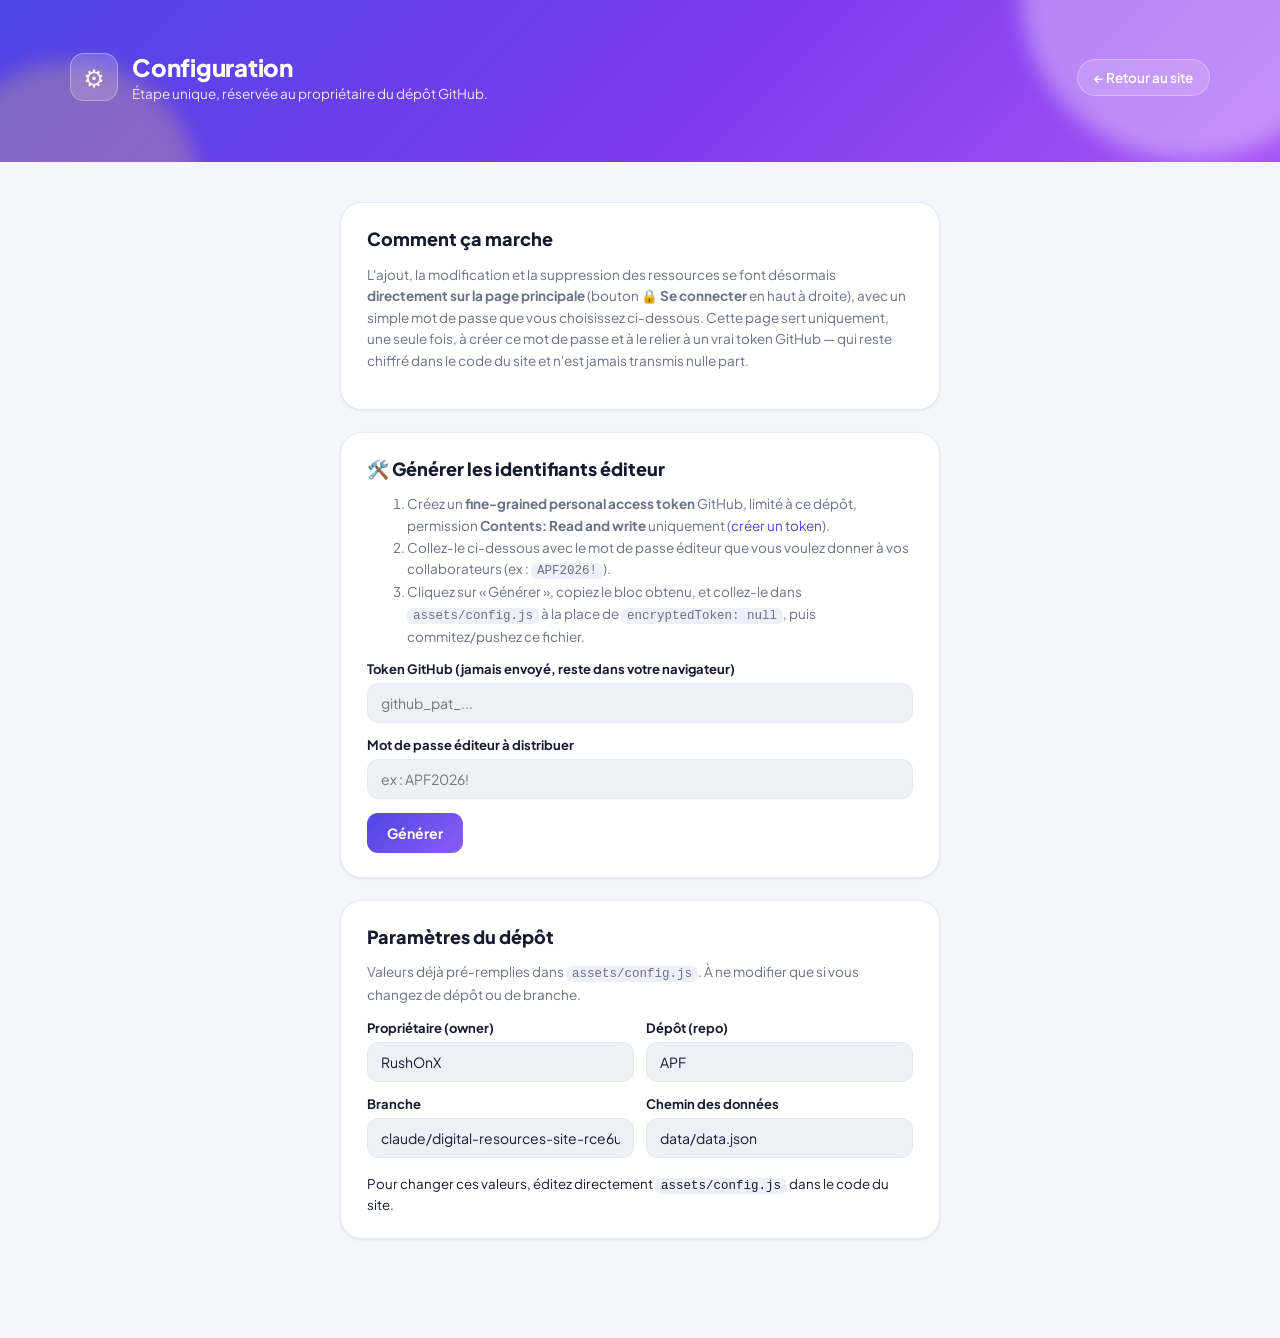
<file: admin.html>
<!DOCTYPE html>
<html lang="fr">
<head>
  <meta charset="UTF-8" />
  <meta name="viewport" content="width=device-width, initial-scale=1.0" />
  <title>Configuration - Ressources numériques</title>
  <link rel="icon" href="data:image/svg+xml,<svg xmlns=%22http://www.w3.org/2000/svg%22 viewBox=%220 0 100 100%22><text y=%22.9em%22 font-size=%2290%22>⚙️</text></svg>" />
  <link rel="stylesheet" href="assets/style.css" />
</head>
<body>
  <header class="site-header">
    <div class="header-inner">
      <div class="header-top">
        <div class="brand">
          <span class="logo">⚙️</span>
          <div>
            <h1>Configuration</h1>
            <p>Étape unique, réservée au propriétaire du dépôt GitHub.</p>
          </div>
        </div>
        <div class="header-actions">
          <a class="icon-btn" href="index.html">← Retour au site</a>
        </div>
      </div>
    </div>
  </header>

  <main class="admin-wrap">
    <div class="panel">
      <h2>Comment ça marche</h2>
      <p>
        L'ajout, la modification et la suppression des ressources se font désormais <strong>directement sur la page principale</strong>
        (bouton <strong>🔒 Se connecter</strong> en haut à droite), avec un simple mot de passe que vous choisissez ci-dessous.
        Cette page sert uniquement, une seule fois, à créer ce mot de passe et à le relier à un vrai token GitHub — qui reste
        chiffré dans le code du site et n'est jamais transmis nulle part.
      </p>
    </div>

    <div class="panel">
      <h2>🛠️ Générer les identifiants éditeur</h2>
      <ol>
        <li>Créez un <strong>fine-grained personal access token</strong> GitHub, limité à ce dépôt, permission <strong>Contents: Read and write</strong> uniquement (<a href="https://github.com/settings/personal-access-tokens/new" target="_blank" rel="noopener noreferrer">créer un token</a>).</li>
        <li>Collez-le ci-dessous avec le mot de passe éditeur que vous voulez donner à vos collaborateurs (ex : <code>APF2026!</code>).</li>
        <li>Cliquez sur « Générer », copiez le bloc obtenu, et collez-le dans <code>assets/config.js</code> à la place de <code>encryptedToken: null</code>, puis commitez/pushez ce fichier.</li>
      </ol>
      <div class="field">
        <label>Token GitHub (jamais envoyé, reste dans votre navigateur)</label>
        <input id="setupToken" type="password" placeholder="github_pat_..." autocomplete="off" />
      </div>
      <div class="field">
        <label>Mot de passe éditeur à distribuer</label>
        <input id="setupPassword" type="text" placeholder="ex : APF2026!" autocomplete="off" />
      </div>
      <button class="btn btn-primary" type="button" id="generateBtn">Générer</button>
      <div class="status-msg" id="setupStatus"></div>
      <div class="field" id="setupOutputWrap" style="display:none;margin-top:14px;">
        <label>Bloc à coller dans assets/config.js (remplace <code>encryptedToken: null</code>)</label>
        <textarea id="setupOutput" rows="6" readonly onclick="this.select()"></textarea>
        <button class="btn btn-secondary" type="button" id="copyOutputBtn" style="margin-top:8px;">📋 Copier</button>
      </div>
    </div>

    <div class="panel">
      <h2>Paramètres du dépôt</h2>
      <p>Valeurs déjà pré-remplies dans <code>assets/config.js</code>. À ne modifier que si vous changez de dépôt ou de branche.</p>
      <div class="row">
        <div class="field"><label>Propriétaire (owner)</label><input id="cfgOwner" type="text" disabled /></div>
        <div class="field"><label>Dépôt (repo)</label><input id="cfgRepo" type="text" disabled /></div>
      </div>
      <div class="row">
        <div class="field"><label>Branche</label><input id="cfgBranch" type="text" disabled /></div>
        <div class="field"><label>Chemin des données</label><input id="cfgPath" type="text" disabled /></div>
      </div>
      <small>Pour changer ces valeurs, éditez directement <code>assets/config.js</code> dans le code du site.</small>
    </div>
  </main>

  <script src="assets/config.js"></script>
  <script src="assets/crypto.js"></script>
  <script>
    (function () {
      var cfg = window.APF_CONFIG || {};
      document.getElementById("cfgOwner").value = cfg.owner || "";
      document.getElementById("cfgRepo").value = cfg.repo || "";
      document.getElementById("cfgBranch").value = cfg.branch || "";
      document.getElementById("cfgPath").value = cfg.dataPath || "";

      function setStatus(el, type, msg) {
        el.className = "status-msg show " + type;
        el.textContent = msg;
      }

      document.getElementById("generateBtn").addEventListener("click", function () {
        var token = document.getElementById("setupToken").value.trim();
        var password = document.getElementById("setupPassword").value.trim();
        var el = document.getElementById("setupStatus");
        if (!token || !password) { setStatus(el, "err", "Renseignez le token et le mot de passe."); return; }
        setStatus(el, "info", "Chiffrement en cours…");
        window.APF_CRYPTO.encrypt(token, password).then(function (blob) {
          var snippet =
            "encryptedToken: {\n" +
            '    salt: "' + blob.salt + '",\n' +
            '    iv: "' + blob.iv + '",\n' +
            '    cipher: "' + blob.cipher + '",\n' +
            "  },";
          document.getElementById("setupOutput").value = snippet;
          document.getElementById("setupOutputWrap").style.display = "block";
          el.className = "status-msg";
        }).catch(function (err) {
          setStatus(el, "err", "Erreur de chiffrement : " + err.message);
        });
      });

      document.getElementById("copyOutputBtn").addEventListener("click", function () {
        var text = document.getElementById("setupOutput").value;
        if (!text) return;
        navigator.clipboard.writeText(text).then(function () {
          setStatus(document.getElementById("setupStatus"), "ok", "Copié ! Collez ce bloc dans assets/config.js puis commitez/pushez.");
        }).catch(function () {
          document.getElementById("setupOutput").select();
        });
      });
    })();
  </script>
</body>
</html>
</file>
<file: assets/style.css>
@import url('https://fonts.googleapis.com/css2?family=Plus+Jakarta+Sans:wght@400;500;600;700;800&display=swap');

:root {
  --font: 'Plus Jakarta Sans', system-ui, -apple-system, 'Segoe UI', Roboto, sans-serif;

  --bg: #f5f6fb;
  --bg-elevated: #ffffff;
  --bg-sunken: #eef0f8;
  --text: #161a2e;
  --text-muted: #6a7086;
  --border: #e7e9f2;

  --primary: #4f46e5;
  --primary-2: #8b5cf6;
  --primary-soft: #edecfd;
  --primary-text-on: #ffffff;
  --danger: #ef4444;
  --danger-soft: #fdeceb;
  --success: #16a34a;
  --success-soft: #e7f8ee;

  --radius-lg: 22px;
  --radius-md: 16px;
  --radius-sm: 11px;

  --shadow-sm: 0 1px 2px rgba(22, 26, 46, 0.05), 0 1px 4px rgba(22, 26, 46, 0.04);
  --shadow-md: 0 10px 30px rgba(22, 26, 46, 0.08);
  --shadow-lg: 0 24px 60px rgba(22, 26, 46, 0.18);

  color-scheme: light;
}

@media (prefers-color-scheme: dark) {
  :root {
    --bg: #0e1017;
    --bg-elevated: #171a26;
    --bg-sunken: #12141e;
    --text: #eef0fa;
    --text-muted: #9199b5;
    --border: #262a3c;
    --primary-soft: #211f3f;
    --danger-soft: #331b1e;
    --success-soft: #12281c;
    --shadow-md: 0 10px 30px rgba(0, 0, 0, 0.35);
    --shadow-lg: 0 24px 60px rgba(0, 0, 0, 0.5);
    color-scheme: dark;
  }
}

* { box-sizing: border-box; }

html, body {
  margin: 0;
  padding: 0;
  background: var(--bg);
  color: var(--text);
  font-family: var(--font);
  -webkit-font-smoothing: antialiased;
}

a { color: var(--primary); text-decoration: none; }

::selection { background: var(--primary-soft); color: var(--primary); }

/* ---------------- Header / hero ---------------- */

header.site-header {
  position: relative;
  overflow: hidden;
  background: linear-gradient(135deg, #4f46e5 0%, #7c3aed 55%, #a855f7 100%);
  color: #fff;
  padding: 52px 20px 60px;
}

header.site-header::before,
header.site-header::after {
  content: "";
  position: absolute;
  border-radius: 50%;
  filter: blur(10px);
  opacity: 0.35;
  pointer-events: none;
}

header.site-header::before {
  width: 340px;
  height: 340px;
  background: #fff;
  top: -180px;
  right: -80px;
}

header.site-header::after {
  width: 260px;
  height: 260px;
  background: #ffd166;
  bottom: -160px;
  left: -60px;
  opacity: 0.25;
}

.header-inner {
  position: relative;
  max-width: 1140px;
  margin: 0 auto;
  display: flex;
  flex-direction: column;
  gap: 22px;
}

.header-top {
  display: flex;
  align-items: center;
  justify-content: space-between;
  gap: 16px;
  flex-wrap: wrap;
}

.brand { display: flex; align-items: center; gap: 14px; }

.brand .logo {
  width: 48px;
  height: 48px;
  display: flex;
  align-items: center;
  justify-content: center;
  font-size: 24px;
  background: rgba(255, 255, 255, 0.18);
  border: 1px solid rgba(255, 255, 255, 0.35);
  border-radius: 14px;
  backdrop-filter: blur(6px);
  flex-shrink: 0;
}

.brand h1 { margin: 0; font-size: 24px; font-weight: 800; letter-spacing: -0.01em; }
.brand p { margin: 3px 0 0; font-size: 13.5px; opacity: 0.88; }

.header-actions { display: flex; align-items: center; gap: 8px; }

.icon-btn {
  display: inline-flex;
  align-items: center;
  gap: 7px;
  background: rgba(255, 255, 255, 0.14);
  border: 1px solid rgba(255, 255, 255, 0.32);
  color: #fff;
  padding: 9px 16px;
  border-radius: 999px;
  font-size: 13.5px;
  font-weight: 600;
  font-family: var(--font);
  cursor: pointer;
  transition: background 0.15s ease, transform 0.15s ease;
}
.icon-btn:hover { background: rgba(255, 255, 255, 0.26); transform: translateY(-1px); }
.icon-btn.unlocked { background: rgba(22, 163, 74, 0.35); border-color: rgba(22, 163, 74, 0.55); }

.search-bar {
  display: flex;
  align-items: center;
  gap: 10px;
  background: var(--bg-elevated);
  border-radius: 999px;
  padding: 13px 20px;
  box-shadow: var(--shadow-lg);
  max-width: 640px;
}

.search-bar svg { flex-shrink: 0; opacity: 0.45; color: var(--text); }

.search-bar input {
  border: none;
  outline: none;
  flex: 1;
  font-size: 15px;
  font-family: var(--font);
  color: var(--text);
  background: transparent;
}
.search-bar input::placeholder { color: var(--text-muted); }

/* ---------------- Main ---------------- */

main {
  max-width: 1140px;
  margin: 0 auto;
  padding: 30px 20px 80px;
}

.category-filters {
  display: flex;
  flex-wrap: wrap;
  gap: 9px;
  margin-bottom: 30px;
}

.chip {
  display: inline-flex;
  align-items: center;
  gap: 6px;
  border: 1px solid var(--border);
  background: var(--bg-elevated);
  color: var(--text-muted);
  padding: 8px 15px;
  border-radius: 999px;
  font-size: 13.5px;
  font-family: var(--font);
  font-weight: 600;
  cursor: pointer;
  transition: all 0.15s ease;
}

.chip:hover { border-color: var(--primary); color: var(--primary); transform: translateY(-1px); }

.chip.active {
  background: linear-gradient(135deg, var(--primary), var(--primary-2));
  border-color: transparent;
  color: #fff;
  box-shadow: var(--shadow-sm);
}

.chip.add-chip {
  border-style: dashed;
  color: var(--primary);
}

.category-section {
  margin-bottom: 44px;
  animation: fadeIn 0.35s ease both;
}

@keyframes fadeIn {
  from { opacity: 0; transform: translateY(6px); }
  to { opacity: 1; transform: none; }
}

.category-title {
  display: flex;
  align-items: center;
  gap: 12px;
  margin: 0 0 16px;
  font-size: 20px;
  font-weight: 800;
  letter-spacing: -0.01em;
}

.category-title .cat-icon {
  width: 34px;
  height: 34px;
  display: flex;
  align-items: center;
  justify-content: center;
  border-radius: 10px;
  font-size: 17px;
  flex-shrink: 0;
}

.category-title .count {
  font-size: 12px;
  font-weight: 700;
  color: var(--text-muted);
  background: var(--bg-sunken);
  padding: 3px 10px;
  border-radius: 999px;
}

.category-title .cat-actions {
  display: none;
  gap: 4px;
  margin-left: auto;
}
.edit-mode .category-title .cat-actions { display: flex; }

.icon-mini {
  border: none;
  background: var(--bg-sunken);
  color: var(--text-muted);
  width: 30px;
  height: 30px;
  border-radius: 9px;
  cursor: pointer;
  font-size: 13px;
  display: inline-flex;
  align-items: center;
  justify-content: center;
  transition: background 0.15s ease, color 0.15s ease;
}
.icon-mini:hover { background: var(--primary-soft); color: var(--primary); }
.icon-mini.danger:hover { background: var(--danger-soft); color: var(--danger); }

.resource-grid {
  display: grid;
  grid-template-columns: repeat(auto-fill, minmax(260px, 1fr));
  gap: 18px;
}

.resource-card {
  position: relative;
  background: var(--bg-elevated);
  border: 1px solid var(--border);
  border-radius: var(--radius-md);
  overflow: hidden;
  display: flex;
  flex-direction: column;
  box-shadow: var(--shadow-sm);
  transition: transform 0.18s ease, box-shadow 0.18s ease;
}

.resource-card:hover { transform: translateY(-4px); box-shadow: var(--shadow-md); }

.resource-preview {
  height: 136px;
  background: linear-gradient(135deg, var(--primary-soft), var(--bg-sunken));
  display: flex;
  align-items: center;
  justify-content: center;
  overflow: hidden;
  position: relative;
}

.resource-preview img.og-image {
  width: 100%;
  height: 100%;
  object-fit: cover;
}

.resource-preview .fallback-icon {
  width: 54px;
  height: 54px;
  border-radius: 14px;
  background: var(--bg-elevated);
  display: flex;
  align-items: center;
  justify-content: center;
  box-shadow: var(--shadow-sm);
  font-size: 22px;
}

.resource-preview .fallback-icon img { width: 28px; height: 28px; }

.download-badge {
  position: absolute;
  bottom: 8px;
  right: 8px;
  background: rgba(20, 22, 40, 0.72);
  color: #fff;
  font-size: 11px;
  font-weight: 700;
  padding: 4px 9px;
  border-radius: 999px;
  backdrop-filter: blur(2px);
}

.resource-body {
  padding: 15px 17px 17px;
  display: flex;
  flex-direction: column;
  gap: 6px;
  flex: 1;
}

.resource-body .domain {
  font-size: 11px;
  text-transform: uppercase;
  letter-spacing: 0.05em;
  color: var(--primary);
  font-weight: 700;
}

.resource-body h3 {
  margin: 0;
  font-size: 15.5px;
  font-weight: 700;
  line-height: 1.32;
  color: var(--text);
}

.resource-body p {
  margin: 0;
  font-size: 13px;
  color: var(--text-muted);
  line-height: 1.45;
  display: -webkit-box;
  -webkit-line-clamp: 3;
  -webkit-box-orient: vertical;
  overflow: hidden;
}

.resource-card.no-link { opacity: 0.7; }

.missing-link-badge {
  display: inline-block;
  margin-top: 2px;
  font-size: 10.5px;
  font-weight: 700;
  color: var(--danger);
  background: var(--danger-soft);
  padding: 3px 9px;
  border-radius: 999px;
  width: fit-content;
}

.card-edit-actions {
  position: absolute;
  top: 10px;
  right: 10px;
  display: none;
  gap: 6px;
  z-index: 2;
}
.edit-mode .card-edit-actions { display: flex; }

.card-edit-actions button {
  border: none;
  width: 30px;
  height: 30px;
  border-radius: 9px;
  background: rgba(255, 255, 255, 0.92);
  color: var(--text);
  cursor: pointer;
  font-size: 13px;
  box-shadow: var(--shadow-sm);
  display: inline-flex;
  align-items: center;
  justify-content: center;
}
.card-edit-actions button:hover { background: #fff; }
.card-edit-actions button.danger:hover { color: var(--danger); }

.add-tile {
  display: none;
  flex-direction: column;
  align-items: center;
  justify-content: center;
  gap: 8px;
  border: 2px dashed var(--border);
  border-radius: var(--radius-md);
  min-height: 220px;
  background: transparent;
  color: var(--text-muted);
  font-family: var(--font);
  font-size: 13.5px;
  font-weight: 600;
  cursor: pointer;
  transition: border-color 0.15s ease, color 0.15s ease, background 0.15s ease;
}
.edit-mode .add-tile { display: flex; }
.add-tile:hover { border-color: var(--primary); color: var(--primary); background: var(--primary-soft); }
.add-tile .plus {
  width: 40px;
  height: 40px;
  border-radius: 50%;
  background: var(--bg-sunken);
  display: flex;
  align-items: center;
  justify-content: center;
  font-size: 20px;
}
.add-tile:hover .plus { background: var(--primary-soft); }

.empty-state {
  text-align: center;
  padding: 70px 20px;
  color: var(--text-muted);
}

footer.site-footer {
  text-align: center;
  padding: 26px 20px 46px;
  color: var(--text-muted);
  font-size: 12.5px;
}

/* ---------------- Modals ---------------- */

.modal-backdrop {
  position: fixed;
  inset: 0;
  background: rgba(14, 16, 23, 0.5);
  backdrop-filter: blur(3px);
  display: none;
  align-items: center;
  justify-content: center;
  z-index: 100;
  padding: 20px;
}
.modal-backdrop.show { display: flex; }

.modal {
  background: var(--bg-elevated);
  border-radius: var(--radius-lg);
  box-shadow: var(--shadow-lg);
  width: 100%;
  max-width: 460px;
  max-height: 90vh;
  overflow-y: auto;
  padding: 26px 26px 22px;
  animation: modalIn 0.2s ease both;
}
.modal.modal-wide { max-width: 560px; }

@keyframes modalIn {
  from { opacity: 0; transform: translateY(10px) scale(0.98); }
  to { opacity: 1; transform: none; }
}

.modal-head {
  display: flex;
  align-items: center;
  justify-content: space-between;
  margin-bottom: 6px;
}
.modal-head h2 { margin: 0; font-size: 18px; font-weight: 800; }
.modal-close {
  border: none;
  background: var(--bg-sunken);
  width: 30px;
  height: 30px;
  border-radius: 9px;
  cursor: pointer;
  color: var(--text-muted);
  font-size: 15px;
}
.modal-close:hover { background: var(--danger-soft); color: var(--danger); }

.modal p.hint { font-size: 13px; color: var(--text-muted); margin: 4px 0 18px; }

/* ---------------- Forms ---------------- */

.field { margin-bottom: 14px; }

.field label { display: block; font-size: 13px; font-weight: 700; margin-bottom: 6px; }

.field input,
.field textarea,
.field select {
  width: 100%;
  padding: 10px 13px;
  border: 1.5px solid var(--border);
  border-radius: var(--radius-sm);
  font-size: 14px;
  font-family: var(--font);
  background: var(--bg-sunken);
  color: var(--text);
  transition: border-color 0.15s ease, background 0.15s ease;
}
.field input:focus,
.field textarea:focus,
.field select:focus {
  outline: none;
  border-color: var(--primary);
  background: var(--bg-elevated);
}

.field textarea { resize: vertical; min-height: 64px; }
.field small { color: var(--text-muted); font-size: 12px; }

.row { display: flex; gap: 12px; flex-wrap: wrap; }
.row .field { flex: 1; min-width: 160px; }

.btn {
  display: inline-flex;
  align-items: center;
  justify-content: center;
  gap: 6px;
  border: none;
  padding: 11px 20px;
  border-radius: var(--radius-sm);
  font-size: 14px;
  font-family: var(--font);
  font-weight: 700;
  cursor: pointer;
  transition: opacity 0.15s ease, transform 0.1s ease;
}
.btn:active { transform: scale(0.98); }
.btn:hover { opacity: 0.9; }
.btn:disabled { opacity: 0.5; cursor: not-allowed; }

.btn-primary { background: linear-gradient(135deg, var(--primary), var(--primary-2)); color: #fff; }
.btn-secondary { background: var(--primary-soft); color: var(--primary); }
.btn-danger { background: var(--danger-soft); color: var(--danger); }
.btn-ghost { background: var(--bg-sunken); color: var(--text-muted); }
.btn-block { width: 100%; }

.status-msg { margin-top: 12px; padding: 11px 15px; border-radius: var(--radius-sm); font-size: 13.5px; display: none; }
.status-msg.show { display: block; }
.status-msg.ok { background: var(--success-soft); color: var(--success); }
.status-msg.err { background: var(--danger-soft); color: var(--danger); }
.status-msg.info { background: var(--primary-soft); color: var(--primary); }

.preview-box {
  border: 1.5px dashed var(--border);
  border-radius: var(--radius-sm);
  padding: 12px;
  display: flex;
  gap: 12px;
  align-items: center;
  margin: -4px 0 14px;
  background: var(--bg-sunken);
}
.preview-box img { width: 60px; height: 60px; border-radius: 9px; object-fit: cover; background: var(--primary-soft); }
.preview-box .pb-text { flex: 1; min-width: 0; }
.preview-box .pb-text .t { font-weight: 700; font-size: 13.5px; }
.preview-box .pb-text .d { font-size: 12px; color: var(--text-muted); margin-top: 2px; }

/* ---------------- Save bar ---------------- */

.save-bar {
  position: fixed;
  bottom: 20px;
  left: 50%;
  transform: translateX(-50%);
  z-index: 60;
  display: none;
  align-items: center;
  gap: 14px;
  background: var(--bg-elevated);
  border: 1px solid var(--border);
  border-radius: 999px;
  padding: 10px 12px 10px 20px;
  box-shadow: var(--shadow-lg);
}
.save-bar.show { display: flex; }
.save-bar .dot { width: 8px; height: 8px; border-radius: 50%; background: #f59e0b; flex-shrink: 0; }
.save-bar span { font-size: 13.5px; font-weight: 600; white-space: nowrap; }

/* ---------------- Emoji picker helper on category form ---------------- */

.emoji-row { display: flex; gap: 6px; flex-wrap: wrap; margin-top: 8px; }
.emoji-row button {
  border: 1.5px solid var(--border);
  background: var(--bg-sunken);
  border-radius: 9px;
  width: 34px;
  height: 34px;
  font-size: 16px;
  cursor: pointer;
}
.emoji-row button:hover { border-color: var(--primary); }

/* ---------------- Admin/setup page ---------------- */

.admin-wrap {
  max-width: 640px;
  margin: 0 auto;
  padding: 40px 20px 80px;
}

.panel {
  background: var(--bg-elevated);
  border: 1px solid var(--border);
  border-radius: var(--radius-lg);
  padding: 24px 26px;
  margin-bottom: 22px;
  box-shadow: var(--shadow-sm);
}
.panel h2 { margin: 0 0 6px; font-size: 18px; font-weight: 800; }
.panel ol, .panel p { font-size: 13.5px; color: var(--text-muted); line-height: 1.6; }
.panel code {
  background: var(--bg-sunken);
  padding: 1px 6px;
  border-radius: 6px;
  font-size: 12.5px;
}

@media (max-width: 640px) {
  .brand h1 { font-size: 20px; }
  header.site-header { padding: 40px 16px 48px; }
  .resource-grid { grid-template-columns: 1fr 1fr; }
}

@media (max-width: 420px) {
  .resource-grid { grid-template-columns: 1fr; }
}
</file>
